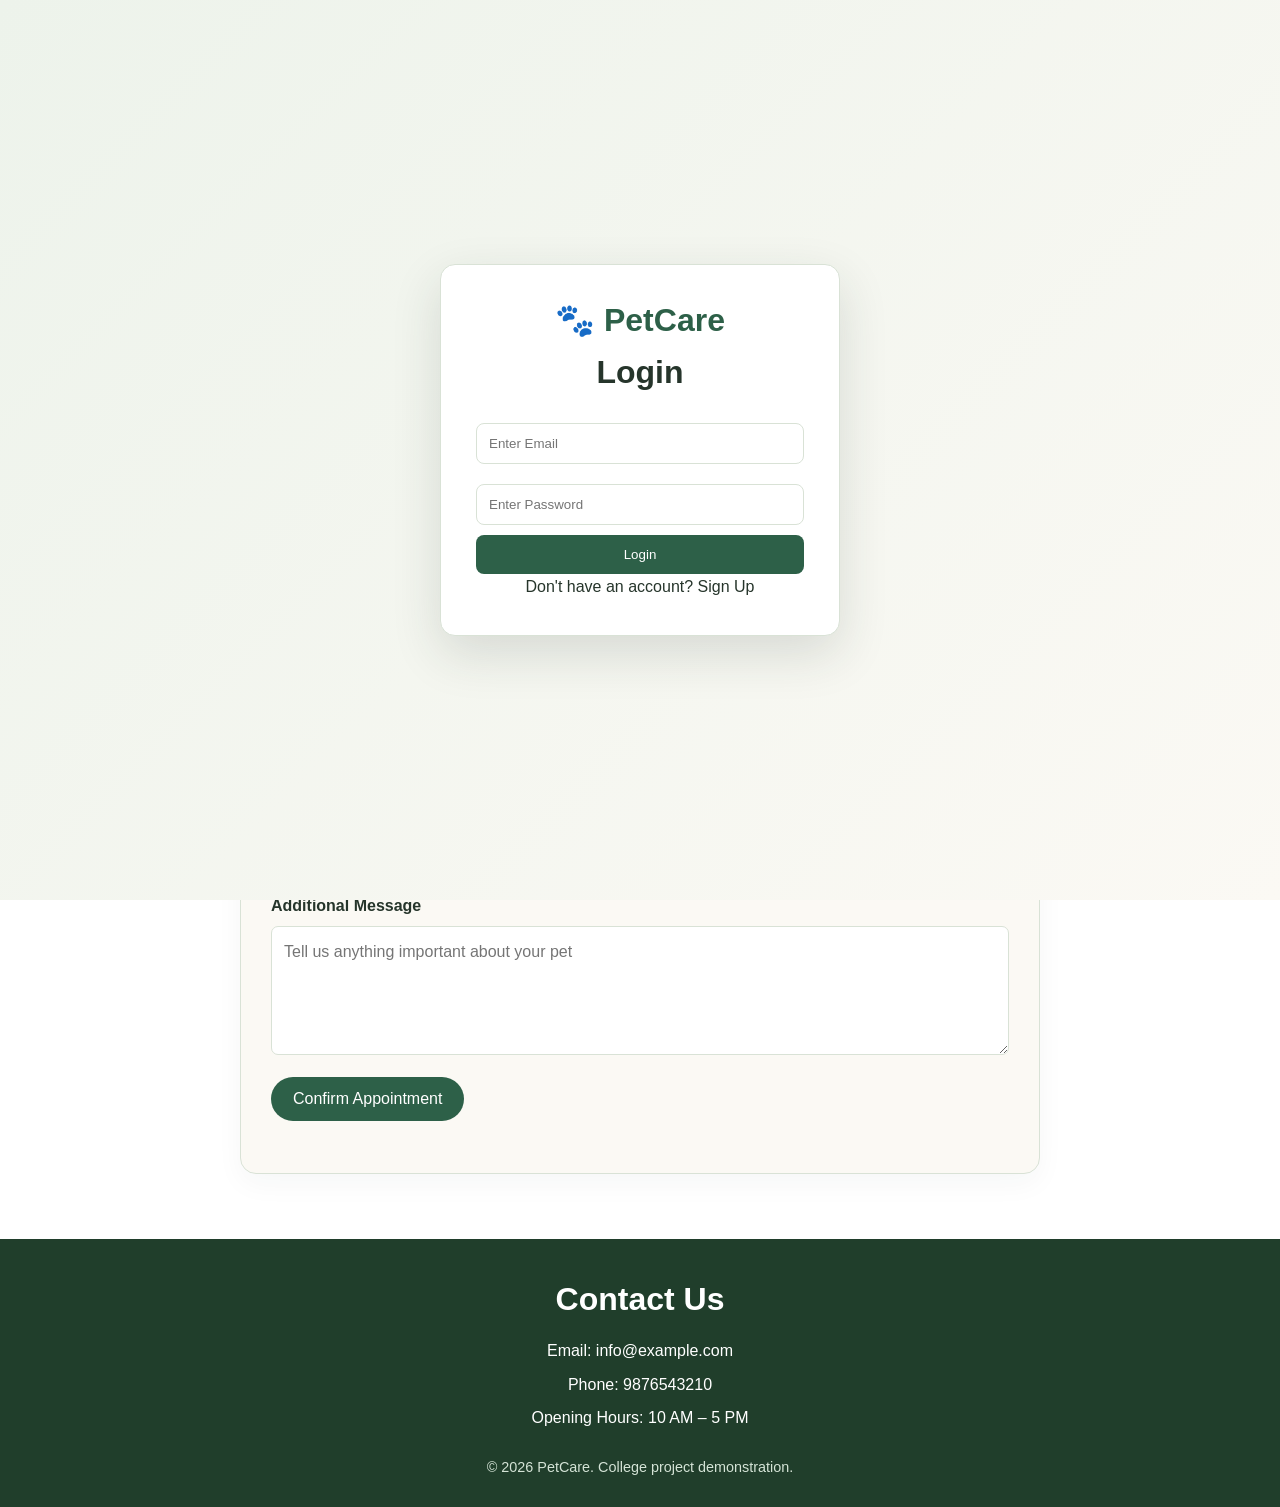
<file: appointment.html>
<!DOCTYPE html>
<html lang="en">
<head>
    <meta charset="UTF-8">
    <meta name="viewport" content="width=device-width, initial-scale=1.0">
    <title>PetCare | Book Appointment</title>
    <link rel="stylesheet" href="style.css">
</head>
<body>
    <div id="login-page" class="login-page">
        <div id="login-box" class="auth-box">
            <h1>🐾 PetCare</h1>
            <h2>Login</h2>
            <form id="login-form">
                <input type="email" id="login-email" placeholder="Enter Email" required>
                <input type="password" id="login-password" placeholder="Enter Password" required>
                <button type="submit">Login</button>
            </form>
            <p id="login-message"></p>
            <p>Don't have an account? <a href="#" onclick="showSignup()">Sign Up</a></p>
        </div>
        <div id="signup-box" class="auth-box hidden">
            <h1>🐾 PetCare</h1>
            <h2>Create Account</h2>
            <form id="signup-form">
                <input type="text" id="signup-name" placeholder="Full Name" required>
                <input type="email" id="signup-email" placeholder="Email" required>
                <input type="password" id="signup-password" placeholder="Password" required>
                <button type="submit">Sign Up</button>
            </form>
            <p>Already have an account? <a href="#" onclick="showLogin()">Login</a></p>
        </div>
    </div>
    <header>
        <nav class="navbar">
            <a href="index.html" class="logo">🐾 PetCare</a>
            <ul class="nav-links">
                <li><a href="index.html">Home</a></li>
                <li><a href="services.html">Services</a></li>
                <li><a href="veterinarians.html">Veterinarians</a></li>
                <li><a href="appointment.html">Book Appointment</a></li>
                <li><a href="contact.html">Contact</a></li>
                <li><button type="button" class="auth-nav-link auth-nav-signup" onclick="showLogin()">Login</button></li>
                <li><button type="button" class="auth-nav-link auth-nav-signup" onclick="showSignup()">Sign Up</button></li>
            </ul>
        </nav>
        <nav class="feature-nav" aria-label="Featured options">
            <a href="my-pets.html"><span aria-hidden="true">🐾</span> My Pets</a>
            <a href="pet-pal.html"><span aria-hidden="true">💬</span> Pet Pal</a>
            <a href="adoption.html"><span aria-hidden="true">🏡</span> Find a Friend</a>
            <a href="services.html"><span aria-hidden="true">✨</span> Care Picks</a>
            <a href="products.html"><span aria-hidden="true">🛍️</span> Pet Products</a>
        </nav>
        <div class="more-menu-bar">
            <button type="button" class="more-menu-toggle" aria-expanded="false" aria-controls="more-menu" onclick="openMoreMenu()">☰ More</button>
        </div>
        <div id="more-menu-overlay" class="more-menu-overlay" hidden>
            <button type="button" class="more-menu-backdrop" aria-label="Close More menu" onclick="closeMoreMenu()"></button>
            <aside id="more-menu" class="more-menu" aria-label="More options" aria-hidden="true">
                <div class="more-menu-heading">
                    <h2>More Options</h2>
                    <button type="button" class="more-menu-close" aria-label="Close More menu" onclick="closeMoreMenu()">×</button>
                </div>
                <nav aria-label="More options">
                    <ul class="more-menu-links">
                        <li><a href="index.html#about">About</a></li>
                        <li><a href="more.html#faqs">FAQs</a></li>
                        <li><a href="more.html#pet-care-tips">Pet Care Tips</a></li>
                        <li><a href="more.html#offers">Offers</a></li>
                        <li><a href="adoption.html">Adopt a Pet</a></li>
                    </ul>
                </nav>
            </aside>
        </div>
        <div class="announcement" aria-hidden="true">
            <div class="announcement-track">
                <span>Healthy pets, happy homes | Explore our care options | Book your pet's next visit</span>
                <span>Healthy pets, happy homes | Explore our care options | Book your pet's next visit</span>
            </div>
        </div>
    </header>
    <main>
        <section class="section appointment-section">
            <h2>Book an Appointment</h2>
            <p class="section-intro">Fill in the details to request a pet care appointment.</p>
            <form id="appointment-form">
                <div class="form-group">
                    <label for="owner-name">Owner's Name</label>
                    <input type="text" id="owner-name" placeholder="Enter your full name" required>
                </div>
                <div class="form-group">
                    <label for="phone">Phone Number</label>
                    <input type="tel" id="phone" placeholder="Enter your phone number"
                           pattern="[0-9]{10}" title="Enter a 10-digit phone number" required>
                </div>
                <div class="form-group">
                    <label for="pet-name">Pet's Name</label>
                    <input type="text" id="pet-name" placeholder="Enter your pet's name" required>
                </div>
                <div class="form-group">
                    <label for="pet-type">Pet Type</label>
                    <select id="pet-type" required>
                        <option value="">Select pet type</option>
                        <option value="Dog">Dog</option>
                        <option value="Cat">Cat</option>
                        <option value="Other">Other</option>
                    </select>
                </div>
                <div class="form-group">
                    <label for="service">Choose a Service</label>
                    <select id="service" required>
                        <option value="">Select a service</option>
                        <option value="Health Checkup">Health Checkup</option>
                        <option value="Vaccination">Vaccination</option>
                        <option value="Pet Grooming">Pet Grooming</option>
                        <option value="Pet Wellness">Pet Wellness</option>
                        <option value="Dental Care">Dental Care</option>
                        <option value="Nutrition Advice">Nutrition Advice</option>
                        <option value="First Aid Consultation">First Aid Consultation</option>
                        <option value="Puppy &amp; Kitten Care">Puppy &amp; Kitten Care</option>
                    </select>
                </div>
                <div class="form-group">
                    <label for="appointment-date">Appointment Date</label>
                    <input type="date" id="appointment-date" required>
                </div>
                <div class="form-group">
                    <label for="appointment-time">Preferred Time</label>
                    <select id="appointment-time" required>
                        <option value="">Select a time</option>
                        <option value="10:00 AM">10:00 AM</option>
                        <option value="11:00 AM">11:00 AM</option>
                        <option value="12:00 PM">12:00 PM</option>
                        <option value="02:00 PM">02:00 PM</option>
                        <option value="03:00 PM">03:00 PM</option>
                        <option value="04:00 PM">04:00 PM</option>
                    </select>
                </div>
                <div class="form-group full-width">
                    <label for="message">Additional Message</label>
                    <textarea id="message" rows="4"
                              placeholder="Tell us anything important about your pet"></textarea>
                </div>
                <button type="submit" class="btn submit-btn">Confirm Appointment</button>
                <p id="form-message" role="status" aria-live="polite"></p>
            </form>
        </section>
    </main>
    <footer>
        <h2>Contact Us</h2>
        <p>Email: info@example.com</p>
        <p>Phone: 9876543210</p>
        <p>Opening Hours: 10 AM – 5 PM</p>
        <p class="copyright">&copy; 2026 PetCare. College project demonstration.</p>
    </footer>
    <script src="script.js"></script>
</body>
</html>
</file>
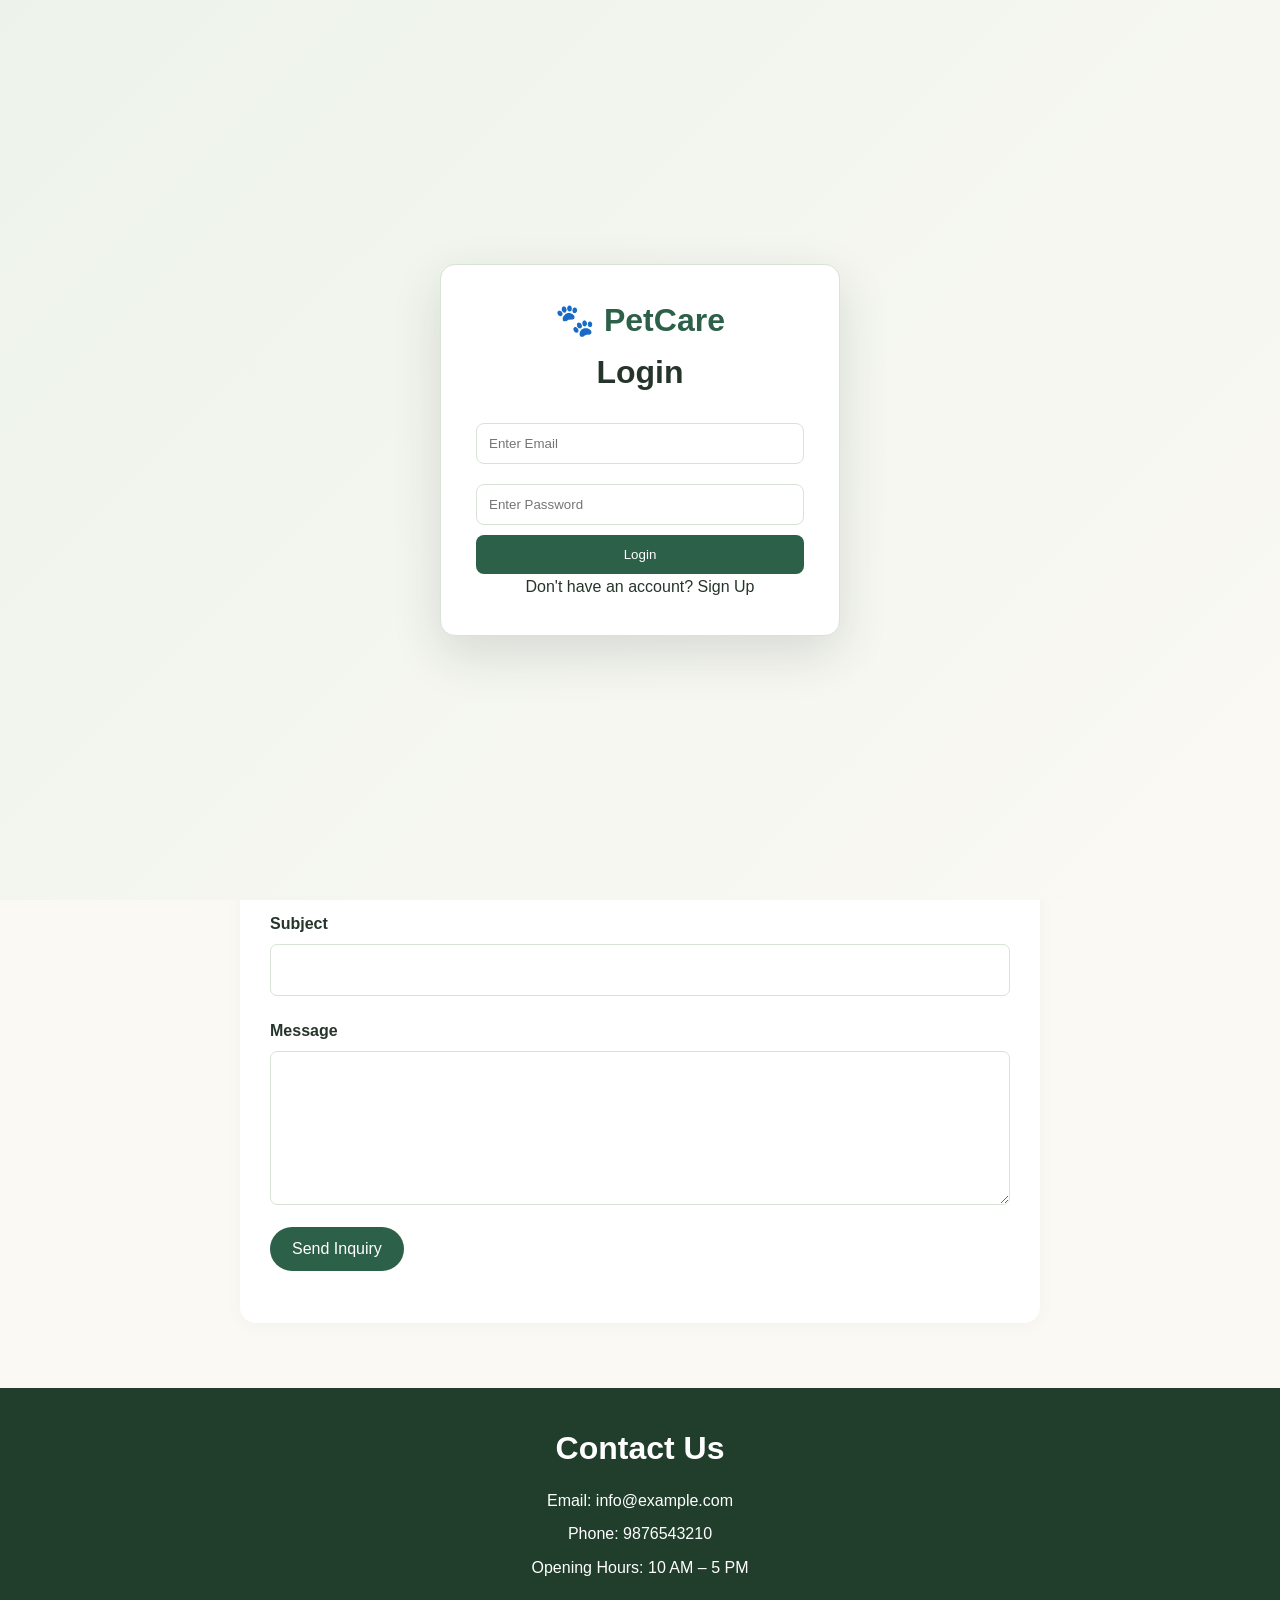
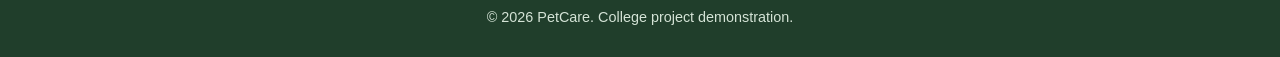
<file: contact.html>
<!DOCTYPE html>
<html lang="en">
<head>
    <meta charset="UTF-8">
    <meta name="viewport" content="width=device-width, initial-scale=1.0">
    <title>PetCare | Contact</title>
    <link rel="stylesheet" href="style.css">
</head>
<body>
    <div id="login-page" class="login-page">
        <div id="login-box" class="auth-box">
            <h1>🐾 PetCare</h1>
            <h2>Login</h2>
            <form id="login-form">
                <input type="email" id="login-email" placeholder="Enter Email" required>
                <input type="password" id="login-password" placeholder="Enter Password" required>
                <button type="submit">Login</button>
            </form>
            <p id="login-message"></p>
            <p>Don't have an account? <a href="#" onclick="showSignup()">Sign Up</a></p>
        </div>
        <div id="signup-box" class="auth-box hidden">
            <h1>🐾 PetCare</h1>
            <h2>Create Account</h2>
            <form id="signup-form">
                <input type="text" id="signup-name" placeholder="Full Name" required>
                <input type="email" id="signup-email" placeholder="Email" required>
                <input type="password" id="signup-password" placeholder="Password" required>
                <button type="submit">Sign Up</button>
            </form>
            <p>Already have an account? <a href="#" onclick="showLogin()">Login</a></p>
        </div>
    </div>
    <header>
        <nav class="navbar">
            <a href="index.html" class="logo">🐾 PetCare</a>
            <ul class="nav-links">
                <li><a href="index.html">Home</a></li>
                <li><a href="services.html">Services</a></li>
                <li><a href="veterinarians.html">Veterinarians</a></li>
                <li><a href="appointment.html">Book Appointment</a></li>
                <li><a href="contact.html">Contact</a></li>
                <li><button type="button" class="auth-nav-link auth-nav-signup" onclick="showLogin()">Login</button></li>
                <li><button type="button" class="auth-nav-link auth-nav-signup" onclick="showSignup()">Sign Up</button></li>
            </ul>
        </nav>
        <nav class="feature-nav" aria-label="Featured options">
            <a href="my-pets.html"><span aria-hidden="true">🐾</span> My Pets</a>
            <a href="pet-pal.html"><span aria-hidden="true">💬</span> Pet Pal</a>
            <a href="adoption.html"><span aria-hidden="true">🏡</span> Find a Friend</a>
            <a href="services.html"><span aria-hidden="true">✨</span> Care Picks</a>
            <a href="products.html"><span aria-hidden="true">🛍️</span> Pet Products</a>
        </nav>
        <div class="more-menu-bar">
            <button type="button" class="more-menu-toggle" aria-expanded="false" aria-controls="more-menu" onclick="openMoreMenu()">☰ More</button>
        </div>
        <div id="more-menu-overlay" class="more-menu-overlay" hidden>
            <button type="button" class="more-menu-backdrop" aria-label="Close More menu" onclick="closeMoreMenu()"></button>
            <aside id="more-menu" class="more-menu" aria-label="More options" aria-hidden="true">
                <div class="more-menu-heading">
                    <h2>More Options</h2>
                    <button type="button" class="more-menu-close" aria-label="Close More menu" onclick="closeMoreMenu()">×</button>
                </div>
                <nav aria-label="More options">
                    <ul class="more-menu-links">
                        <li><a href="index.html#about">About</a></li>
                        <li><a href="more.html#faqs">FAQs</a></li>
                        <li><a href="more.html#pet-care-tips">Pet Care Tips</a></li>
                        <li><a href="more.html#offers">Offers</a></li>
                        <li><a href="adoption.html">Adopt a Pet</a></li>
                    </ul>
                </nav>
            </aside>
        </div>
        <div class="announcement" aria-hidden="true">
            <div class="announcement-track">
                <span>Healthy pets, happy homes | Explore our care options | Book your pet's next visit</span>
                <span>Healthy pets, happy homes | Explore our care options | Book your pet's next visit</span>
            </div>
        </div>
    </header>
    <main>
        <section class="section">
            <h2>Contact Us</h2>
            <p class="section-intro">We're here to help you and your pet.</p>
            <div class="about-section">
                <p>Email: <a href="mailto:info@example.com">info@example.com</a></p>
                <p>Phone: <a href="tel:9876543210">9876543210</a></p>
                <p>Opening Hours: 10 AM – 5 PM</p>
            </div>
        </section>
        <section class="section inquiry-section">
            <h2>Send an Inquiry</h2>
            <p class="section-intro">Have a question? Send us a message.</p>
            <form id="inquiry-form">
                <div class="form-group">
                    <label for="inquiry-name">Your Name</label>
                    <input type="text" id="inquiry-name" name="name" required>
                </div>
                <div class="form-group">
                    <label for="inquiry-email">Email Address</label>
                    <input type="email" id="inquiry-email" name="email" required>
                </div>
                <div class="form-group full-width">
                    <label for="inquiry-subject">Subject</label>
                    <input type="text" id="inquiry-subject" name="subject" required>
                </div>
                <div class="form-group full-width">
                    <label for="inquiry-message">Message</label>
                    <textarea id="inquiry-message" name="message" rows="5" required></textarea>
                </div>
                <button type="submit" class="btn submit-btn">Send Inquiry</button>
                <p id="inquiry-form-message" role="status" aria-live="polite"></p>
            </form>
        </section>
    </main>
    <footer>
        <h2>Contact Us</h2>
        <p>Email: info@example.com</p>
        <p>Phone: 9876543210</p>
        <p>Opening Hours: 10 AM – 5 PM</p>
        <p class="copyright">&copy; 2026 PetCare. College project demonstration.</p>
    </footer>
    <script src="script.js"></script>
</body>
</html>
</file>
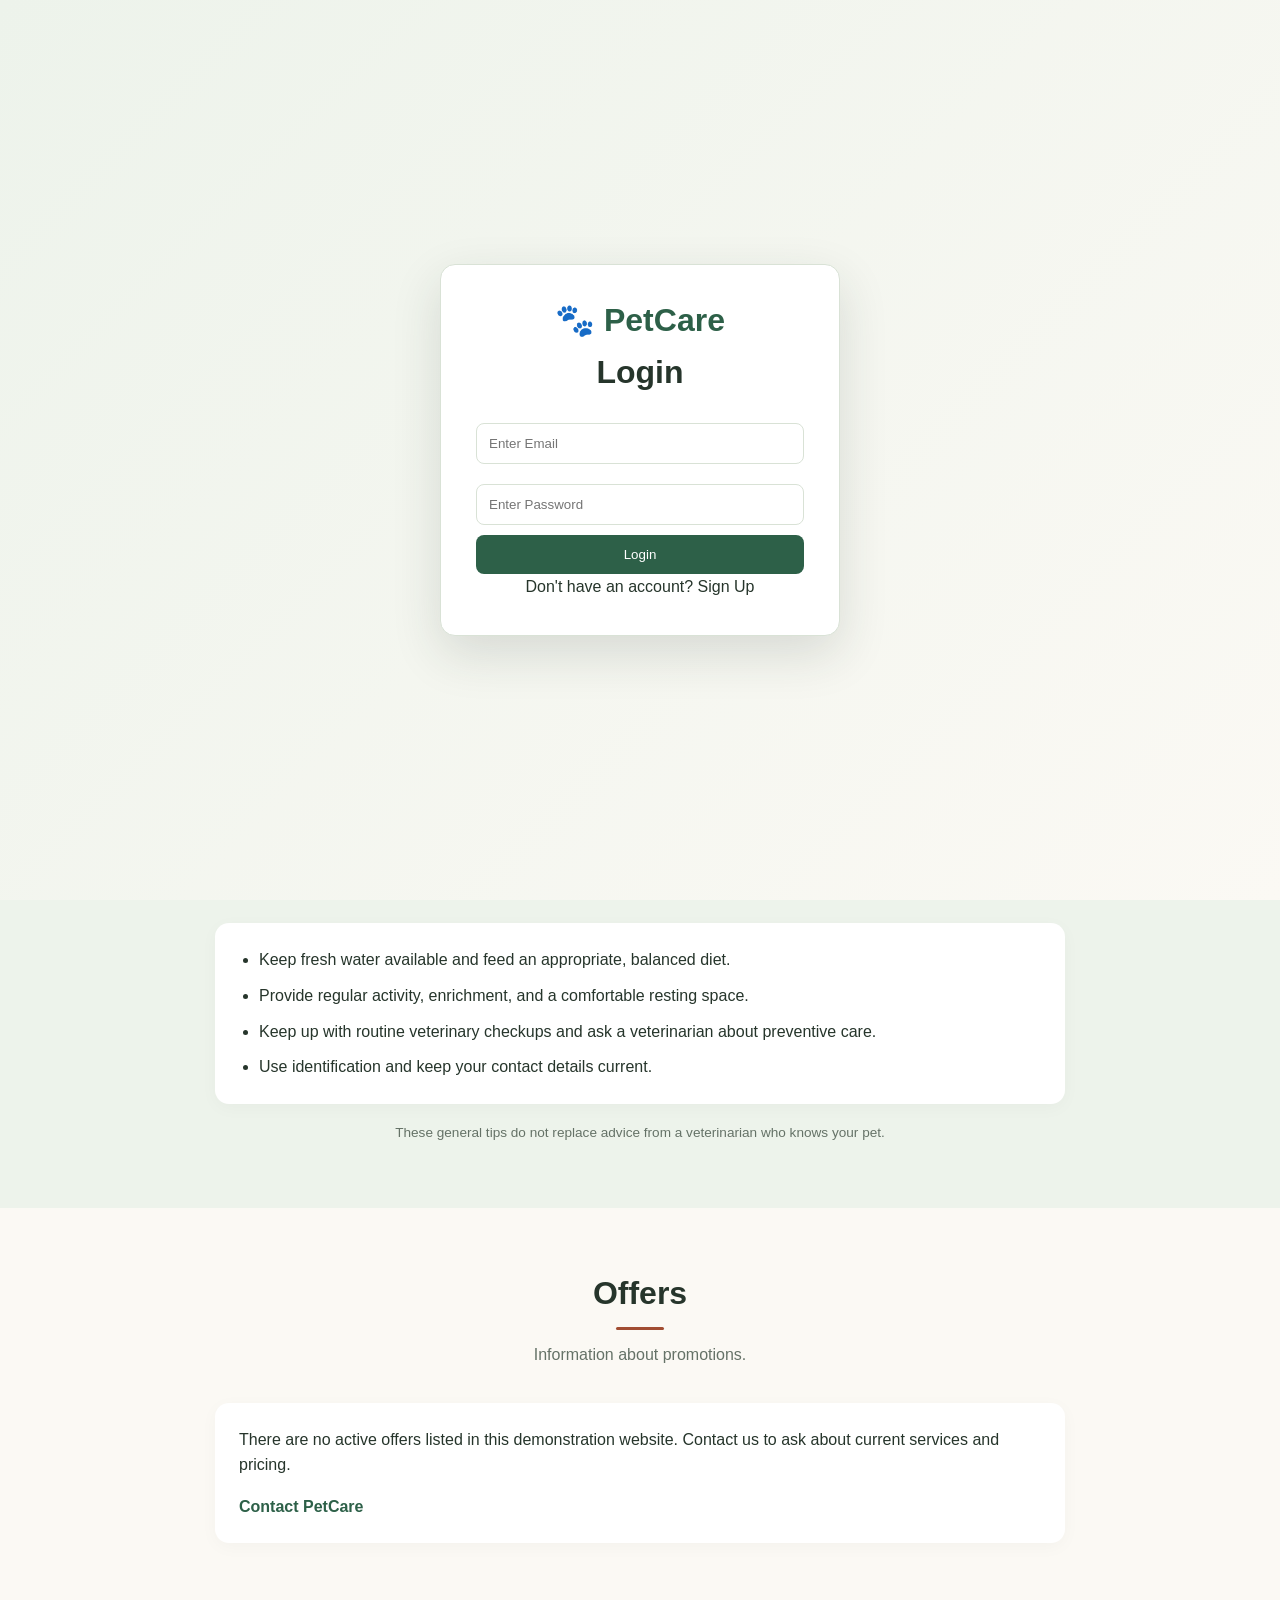
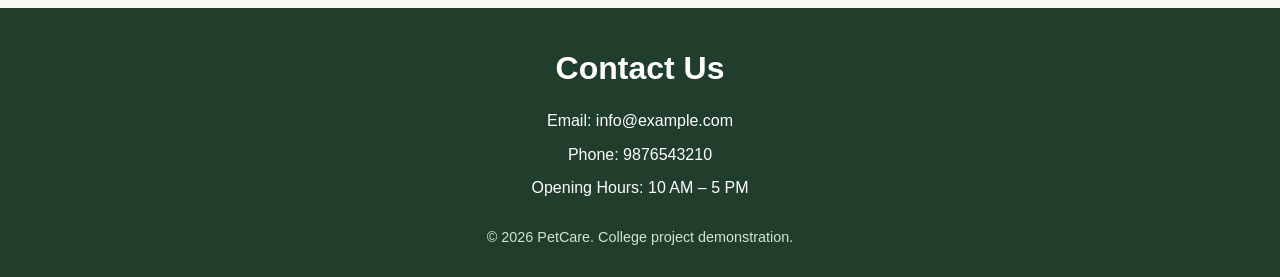
<file: more.html>
<!DOCTYPE html>
<html lang="en">
<head>
    <meta charset="UTF-8">
    <meta name="viewport" content="width=device-width, initial-scale=1.0">
    <title>PetCare | More Information</title>
    <link rel="stylesheet" href="style.css">
</head>
<body>
    <div id="login-page" class="login-page">
        <div id="login-box" class="auth-box">
            <h1>🐾 PetCare</h1>
            <h2>Login</h2>
            <form id="login-form">
                <input type="email" id="login-email" placeholder="Enter Email" required>
                <input type="password" id="login-password" placeholder="Enter Password" required>
                <button type="submit">Login</button>
            </form>
            <p id="login-message"></p>
            <p>Don't have an account? <a href="#" onclick="showSignup()">Sign Up</a></p>
        </div>
        <div id="signup-box" class="auth-box hidden">
            <h1>🐾 PetCare</h1>
            <h2>Create Account</h2>
            <form id="signup-form">
                <input type="text" id="signup-name" placeholder="Full Name" required>
                <input type="email" id="signup-email" placeholder="Email" required>
                <input type="password" id="signup-password" placeholder="Password" required>
                <button type="submit">Sign Up</button>
            </form>
            <p>Already have an account? <a href="#" onclick="showLogin()">Login</a></p>
        </div>
    </div>
    <header>
        <nav class="navbar">
            <a href="index.html" class="logo">🐾 PetCare</a>
            <ul class="nav-links">
                <li><a href="index.html">Home</a></li>
                <li><a href="services.html">Services</a></li>
                <li><a href="veterinarians.html">Veterinarians</a></li>
                <li><a href="appointment.html">Book Appointment</a></li>
                <li><a href="contact.html">Contact</a></li>
                <li><button type="button" class="auth-nav-link auth-nav-signup" onclick="showLogin()">Login</button></li>
                <li><button type="button" class="auth-nav-link auth-nav-signup" onclick="showSignup()">Sign Up</button></li>
            </ul>
        </nav>
        <nav class="feature-nav" aria-label="Featured options">
            <a href="my-pets.html"><span aria-hidden="true">🐾</span> My Pets</a>
            <a href="pet-pal.html"><span aria-hidden="true">💬</span> Pet Pal</a>
            <a href="adoption.html"><span aria-hidden="true">🏡</span> Find a Friend</a>
            <a href="services.html"><span aria-hidden="true">✨</span> Care Picks</a>
            <a href="products.html"><span aria-hidden="true">🛍️</span> Pet Products</a>
        </nav>
        <div class="more-menu-bar">
            <button type="button" class="more-menu-toggle" aria-expanded="false" aria-controls="more-menu" onclick="openMoreMenu()">☰ More</button>
        </div>
        <div id="more-menu-overlay" class="more-menu-overlay" hidden>
            <button type="button" class="more-menu-backdrop" aria-label="Close More menu" onclick="closeMoreMenu()"></button>
            <aside id="more-menu" class="more-menu" aria-label="More options" aria-hidden="true">
                <div class="more-menu-heading">
                    <h2>More Options</h2>
                    <button type="button" class="more-menu-close" aria-label="Close More menu" onclick="closeMoreMenu()">×</button>
                </div>
                <nav aria-label="More options">
                    <ul class="more-menu-links">
                        <li><a href="index.html#about">About</a></li>
                        <li><a href="#faqs">FAQs</a></li>
                        <li><a href="#pet-care-tips">Pet Care Tips</a></li>
                        <li><a href="#offers">Offers</a></li>
                        <li><a href="adoption.html">Adopt a Pet</a></li>
                    </ul>
                </nav>
            </aside>
        </div>
        <div class="announcement" aria-hidden="true">
            <div class="announcement-track">
                <span>Healthy pets, happy homes | Explore our care options | Book your pet's next visit</span>
                <span>Healthy pets, happy homes | Explore our care options | Book your pet's next visit</span>
            </div>
        </div>
    </header>
    <main>
        <section class="section" id="faqs">
            <h2>Frequently Asked Questions</h2>
            <p class="section-intro">Quick answers to common questions.</p>
            <div class="more-content">
                <details class="more-details">
                    <summary>How do I request an appointment?</summary>
                    <p>Use the Book Appointment page, complete the form, and submit your request. This project is a demo, so requests are not sent to a clinic.</p>
                </details>
                <details class="more-details">
                    <summary>What should I bring to a visit?</summary>
                    <p>Bring any relevant medical or vaccination records, a list of medications, and notes about the questions or changes you would like to discuss.</p>
                </details>
                <details class="more-details">
                    <summary>Does this website provide emergency care?</summary>
                    <p>No. For urgent symptoms or injuries, contact a local emergency veterinary clinic immediately.</p>
                </details>
            </div>
        </section>

        <section class="section more-tinted" id="pet-care-tips">
            <h2>Pet Care Tips</h2>
            <p class="section-intro">A few everyday reminders for caring for a pet.</p>
            <div class="more-content">
                <ul class="tips-list">
                    <li>Keep fresh water available and feed an appropriate, balanced diet.</li>
                    <li>Provide regular activity, enrichment, and a comfortable resting space.</li>
                    <li>Keep up with routine veterinary checkups and ask a veterinarian about preventive care.</li>
                    <li>Use identification and keep your contact details current.</li>
                </ul>
                <p class="demo-note">These general tips do not replace advice from a veterinarian who knows your pet.</p>
            </div>
        </section>

        <section class="section" id="offers">
            <h2>Offers</h2>
            <p class="section-intro">Information about promotions.</p>
            <div class="more-content more-card">
                <p>There are no active offers listed in this demonstration website. Contact us to ask about current services and pricing.</p>
                <a class="home-preview-link" href="contact.html">Contact PetCare</a>
            </div>
        </section>

    </main>
    <footer>
        <h2>Contact Us</h2>
        <p>Email: info@example.com</p>
        <p>Phone: 9876543210</p>
        <p>Opening Hours: 10 AM – 5 PM</p>
        <p class="copyright">&copy; 2026 PetCare. College project demonstration.</p>
    </footer>
    <script src="script.js"></script>
</body>
</html>
</file>
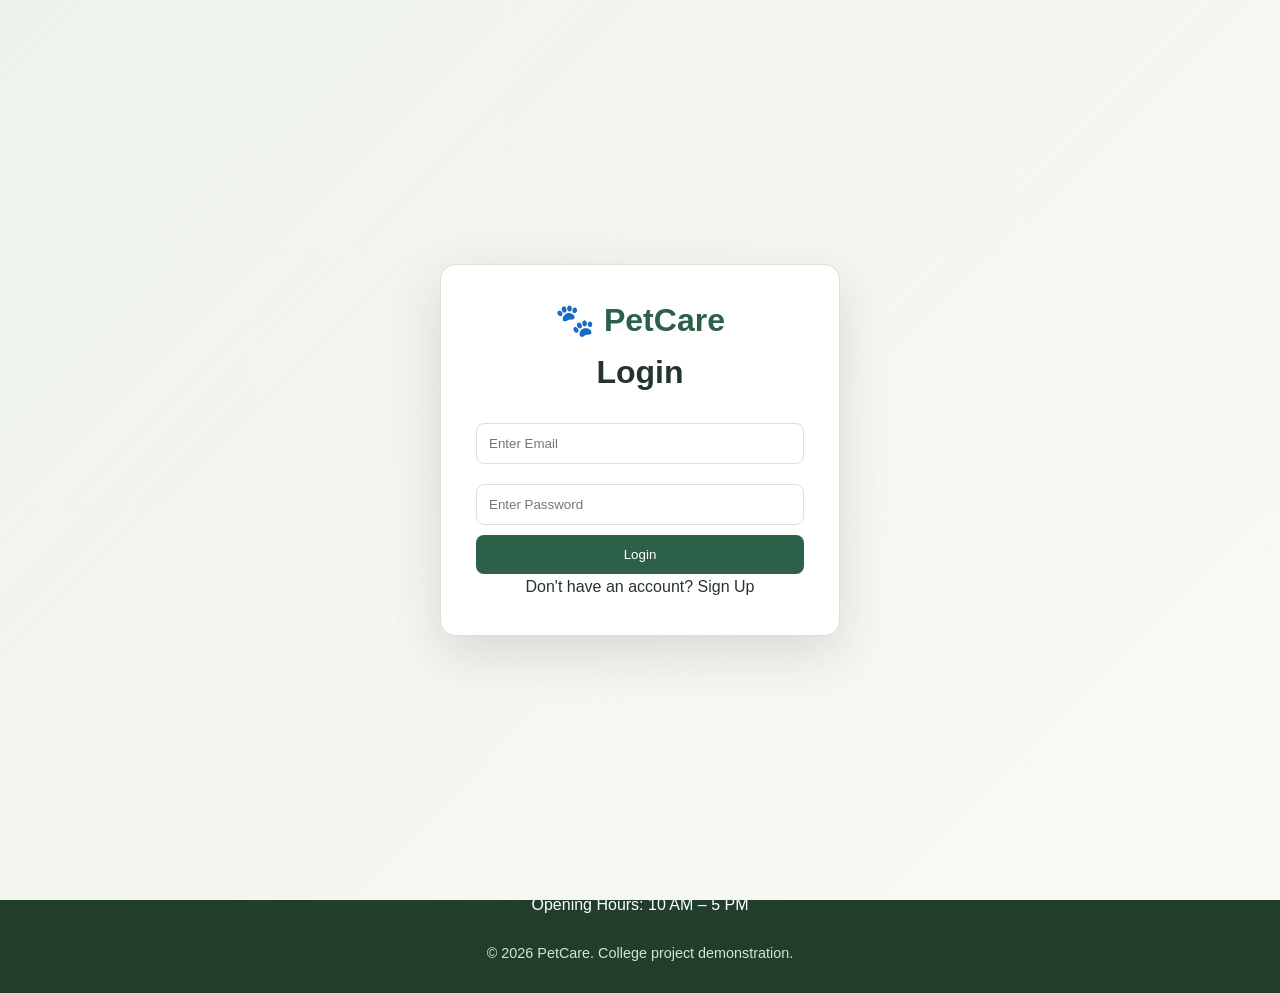
<file: my-pets.html>
<!DOCTYPE html>
<html lang="en">
<head>
    <meta charset="UTF-8">
    <meta name="viewport" content="width=device-width, initial-scale=1.0">
    <title>PetCare | My Pets</title>
    <link rel="stylesheet" href="style.css">
</head>
<body>
    <div id="login-page" class="login-page">
        <div id="login-box" class="auth-box">
            <h1>🐾 PetCare</h1>
            <h2>Login</h2>
            <form id="login-form">
                <input type="email" id="login-email" placeholder="Enter Email" required>
                <input type="password" id="login-password" placeholder="Enter Password" required>
                <button type="submit">Login</button>
            </form>
            <p id="login-message"></p>
            <p>Don't have an account? <a href="#" onclick="showSignup()">Sign Up</a></p>
        </div>
        <div id="signup-box" class="auth-box hidden">
            <h1>🐾 PetCare</h1>
            <h2>Create Account</h2>
            <form id="signup-form">
                <input type="text" id="signup-name" placeholder="Full Name" required>
                <input type="email" id="signup-email" placeholder="Email" required>
                <input type="password" id="signup-password" placeholder="Password" required>
                <button type="submit">Sign Up</button>
            </form>
            <p>Already have an account? <a href="#" onclick="showLogin()">Login</a></p>
        </div>
    </div>
    <header>
        <nav class="navbar">
            <a href="index.html" class="logo">🐾 PetCare</a>
            <ul class="nav-links">
                <li><a href="index.html">Home</a></li>
                <li><a href="services.html">Services</a></li>
                <li><a href="veterinarians.html">Veterinarians</a></li>
                <li><a href="appointment.html">Book Appointment</a></li>
                <li><a href="contact.html">Contact</a></li>
                <li><button type="button" class="auth-nav-link auth-nav-signup" onclick="showLogin()">Login</button></li>
                <li><button type="button" class="auth-nav-link auth-nav-signup" onclick="showSignup()">Sign Up</button></li>
            </ul>
        </nav>
        <nav class="feature-nav" aria-label="Featured options">
            <a href="my-pets.html" aria-current="page"><span aria-hidden="true">🐾</span> My Pets</a>
            <a href="pet-pal.html"><span aria-hidden="true">💬</span> Pet Pal</a>
            <a href="adoption.html"><span aria-hidden="true">🏡</span> Find a Friend</a>
            <a href="services.html"><span aria-hidden="true">✨</span> Care Picks</a>
            <a href="products.html"><span aria-hidden="true">🛍️</span> Pet Products</a>
        </nav>
        <div class="more-menu-bar">
            <button type="button" class="more-menu-toggle" aria-expanded="false" aria-controls="more-menu" onclick="openMoreMenu()">☰ More</button>
        </div>
        <div id="more-menu-overlay" class="more-menu-overlay" hidden>
            <button type="button" class="more-menu-backdrop" aria-label="Close More menu" onclick="closeMoreMenu()"></button>
            <aside id="more-menu" class="more-menu" aria-label="More options" aria-hidden="true">
                <div class="more-menu-heading">
                    <h2>More Options</h2>
                    <button type="button" class="more-menu-close" aria-label="Close More menu" onclick="closeMoreMenu()">×</button>
                </div>
                <nav aria-label="More options">
                    <ul class="more-menu-links">
                        <li><a href="index.html#about">About</a></li>
                        <li><a href="more.html#faqs">FAQs</a></li>
                        <li><a href="more.html#pet-care-tips">Pet Care Tips</a></li>
                        <li><a href="more.html#offers">Offers</a></li>
                        <li><a href="adoption.html">Adopt a Pet</a></li>
                    </ul>
                </nav>
            </aside>
        </div>
        <div class="announcement" aria-hidden="true">
            <div class="announcement-track">
                <span>Healthy pets, happy homes | Explore our care options | Book your pet's next visit</span>
                <span>Healthy pets, happy homes | Explore our care options | Book your pet's next visit</span>
            </div>
        </div>
    </header>
    <main>
        <section class="section">
            <h2>My Pets</h2>
            <p class="section-intro">Keep a little demo profile for the pets you love.</p>
            <div class="more-content dashboard-panel">
                <form id="pet-profile-form" class="dashboard-form">
                    <div class="form-group">
                        <label for="dashboard-pet-name">Pet's Name</label>
                        <input type="text" id="dashboard-pet-name" required>
                    </div>
                    <div class="form-group">
                        <label for="dashboard-pet-type">Pet Type</label>
                        <select id="dashboard-pet-type" required>
                            <option value="">Choose pet type</option>
                            <option value="Dog">Dog</option>
                            <option value="Cat">Cat</option>
                            <option value="Other">Other</option>
                        </select>
                    </div>
                    <button type="submit" class="btn">Add Pet</button>
                </form>
                <div class="dashboard-pets" id="dashboard-pets" aria-live="polite">
                    <p class="dashboard-empty">Your demo pet profiles will appear here.</p>
                </div>
                <p class="demo-note">Profiles are temporary and are not saved after you leave this page.</p>
            </div>
        </section>
    </main>
    <footer>
        <h2>Contact Us</h2>
        <p>Email: info@example.com</p>
        <p>Phone: 9876543210</p>
        <p>Opening Hours: 10 AM – 5 PM</p>
        <p class="copyright">&copy; 2026 PetCare. College project demonstration.</p>
    </footer>
    <script src="script.js"></script>
</body>
</html>
</file>
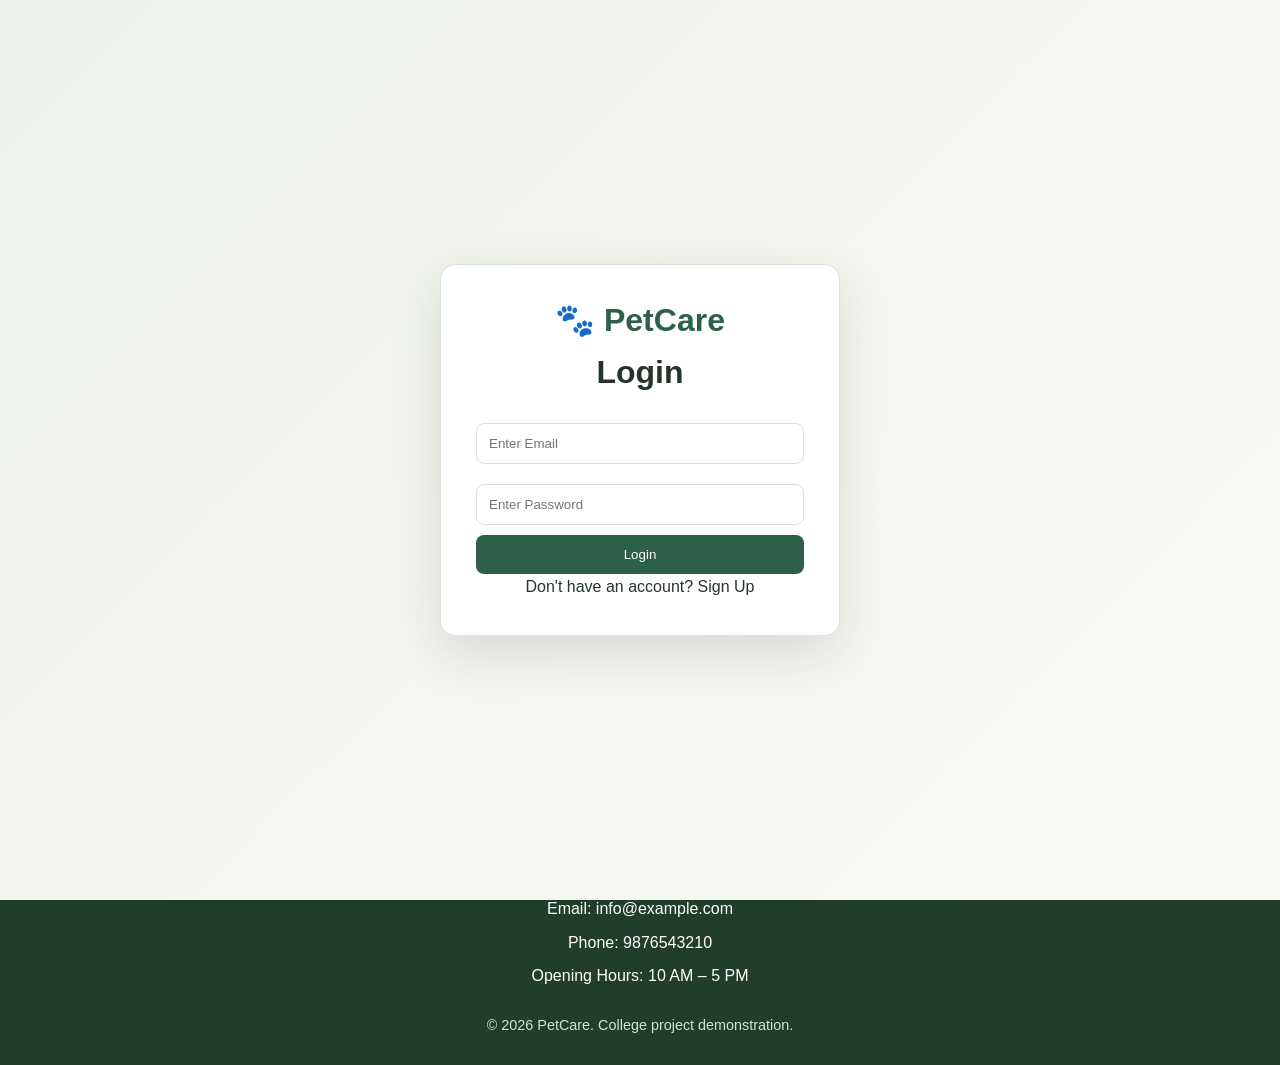
<file: pet-pal.html>
<!DOCTYPE html>
<html lang="en">
<head>
    <meta charset="UTF-8">
    <meta name="viewport" content="width=device-width, initial-scale=1.0">
    <title>PetCare | Pet Pal</title>
    <link rel="stylesheet" href="style.css">
</head>
<body>
    <div id="login-page" class="login-page">
        <div id="login-box" class="auth-box">
            <h1>🐾 PetCare</h1>
            <h2>Login</h2>
            <form id="login-form">
                <input type="email" id="login-email" placeholder="Enter Email" required>
                <input type="password" id="login-password" placeholder="Enter Password" required>
                <button type="submit">Login</button>
            </form>
            <p id="login-message"></p>
            <p>Don't have an account? <a href="#" onclick="showSignup()">Sign Up</a></p>
        </div>
        <div id="signup-box" class="auth-box hidden">
            <h1>🐾 PetCare</h1>
            <h2>Create Account</h2>
            <form id="signup-form">
                <input type="text" id="signup-name" placeholder="Full Name" required>
                <input type="email" id="signup-email" placeholder="Email" required>
                <input type="password" id="signup-password" placeholder="Password" required>
                <button type="submit">Sign Up</button>
            </form>
            <p>Already have an account? <a href="#" onclick="showLogin()">Login</a></p>
        </div>
    </div>
    <header>
        <nav class="navbar">
            <a href="index.html" class="logo">🐾 PetCare</a>
            <ul class="nav-links">
                <li><a href="index.html">Home</a></li>
                <li><a href="services.html">Services</a></li>
                <li><a href="veterinarians.html">Veterinarians</a></li>
                <li><a href="appointment.html">Book Appointment</a></li>
                <li><a href="contact.html">Contact</a></li>
                <li><button type="button" class="auth-nav-link auth-nav-signup" onclick="showLogin()">Login</button></li>
                <li><button type="button" class="auth-nav-link auth-nav-signup" onclick="showSignup()">Sign Up</button></li>
            </ul>
        </nav>
        <nav class="feature-nav" aria-label="Featured options">
            <a href="my-pets.html"><span aria-hidden="true">🐾</span> My Pets</a>
            <a href="pet-pal.html" aria-current="page"><span aria-hidden="true">💬</span> Pet Pal</a>
            <a href="adoption.html"><span aria-hidden="true">🏡</span> Find a Friend</a>
            <a href="services.html"><span aria-hidden="true">✨</span> Care Picks</a>
            <a href="products.html"><span aria-hidden="true">🛍️</span> Pet Products</a>
        </nav>
        <div class="more-menu-bar">
            <button type="button" class="more-menu-toggle" aria-expanded="false" aria-controls="more-menu" onclick="openMoreMenu()">☰ More</button>
        </div>
        <div id="more-menu-overlay" class="more-menu-overlay" hidden>
            <button type="button" class="more-menu-backdrop" aria-label="Close More menu" onclick="closeMoreMenu()"></button>
            <aside id="more-menu" class="more-menu" aria-label="More options" aria-hidden="true">
                <div class="more-menu-heading">
                    <h2>More Options</h2>
                    <button type="button" class="more-menu-close" aria-label="Close More menu" onclick="closeMoreMenu()">×</button>
                </div>
                <nav aria-label="More options">
                    <ul class="more-menu-links">
                        <li><a href="index.html#about">About</a></li>
                        <li><a href="more.html#faqs">FAQs</a></li>
                        <li><a href="more.html#pet-care-tips">Pet Care Tips</a></li>
                        <li><a href="more.html#offers">Offers</a></li>
                        <li><a href="adoption.html">Adopt a Pet</a></li>
                    </ul>
                </nav>
            </aside>
        </div>
        <div class="announcement" aria-hidden="true">
            <div class="announcement-track">
                <span>Healthy pets, happy homes | Explore our care options | Book your pet's next visit</span>
                <span>Healthy pets, happy homes | Explore our care options | Book your pet's next visit</span>
            </div>
        </div>
    </header>
    <main>
        <section class="section more-tinted">
            <h2>Pet Pal</h2>
            <p class="section-intro">A friendly demo helper for common pet-care questions.</p>
            <div class="more-content chatbot-panel">
                <p class="chatbot-disclaimer">Demo only: replies are preset examples, not generated by AI and not veterinary advice. For urgent concerns, contact a veterinarian.</p>
                <form id="chatbot-form" class="chatbot-form">
                    <label for="chatbot-question">What would you like to know?</label>
                    <div class="chatbot-input-row">
                        <input type="text" id="chatbot-question" placeholder="Try asking about visits, food, or vaccines" required>
                        <button type="submit" class="btn">Ask Pet Pal</button>
                    </div>
                </form>
                <p id="chatbot-response" class="chatbot-response" role="status" aria-live="polite">Pet Pal is ready for your question.</p>
            </div>
        </section>
    </main>
    <footer>
        <h2>Contact Us</h2>
        <p>Email: info@example.com</p>
        <p>Phone: 9876543210</p>
        <p>Opening Hours: 10 AM – 5 PM</p>
        <p class="copyright">&copy; 2026 PetCare. College project demonstration.</p>
    </footer>
    <script src="script.js"></script>
</body>
</html>
</file>
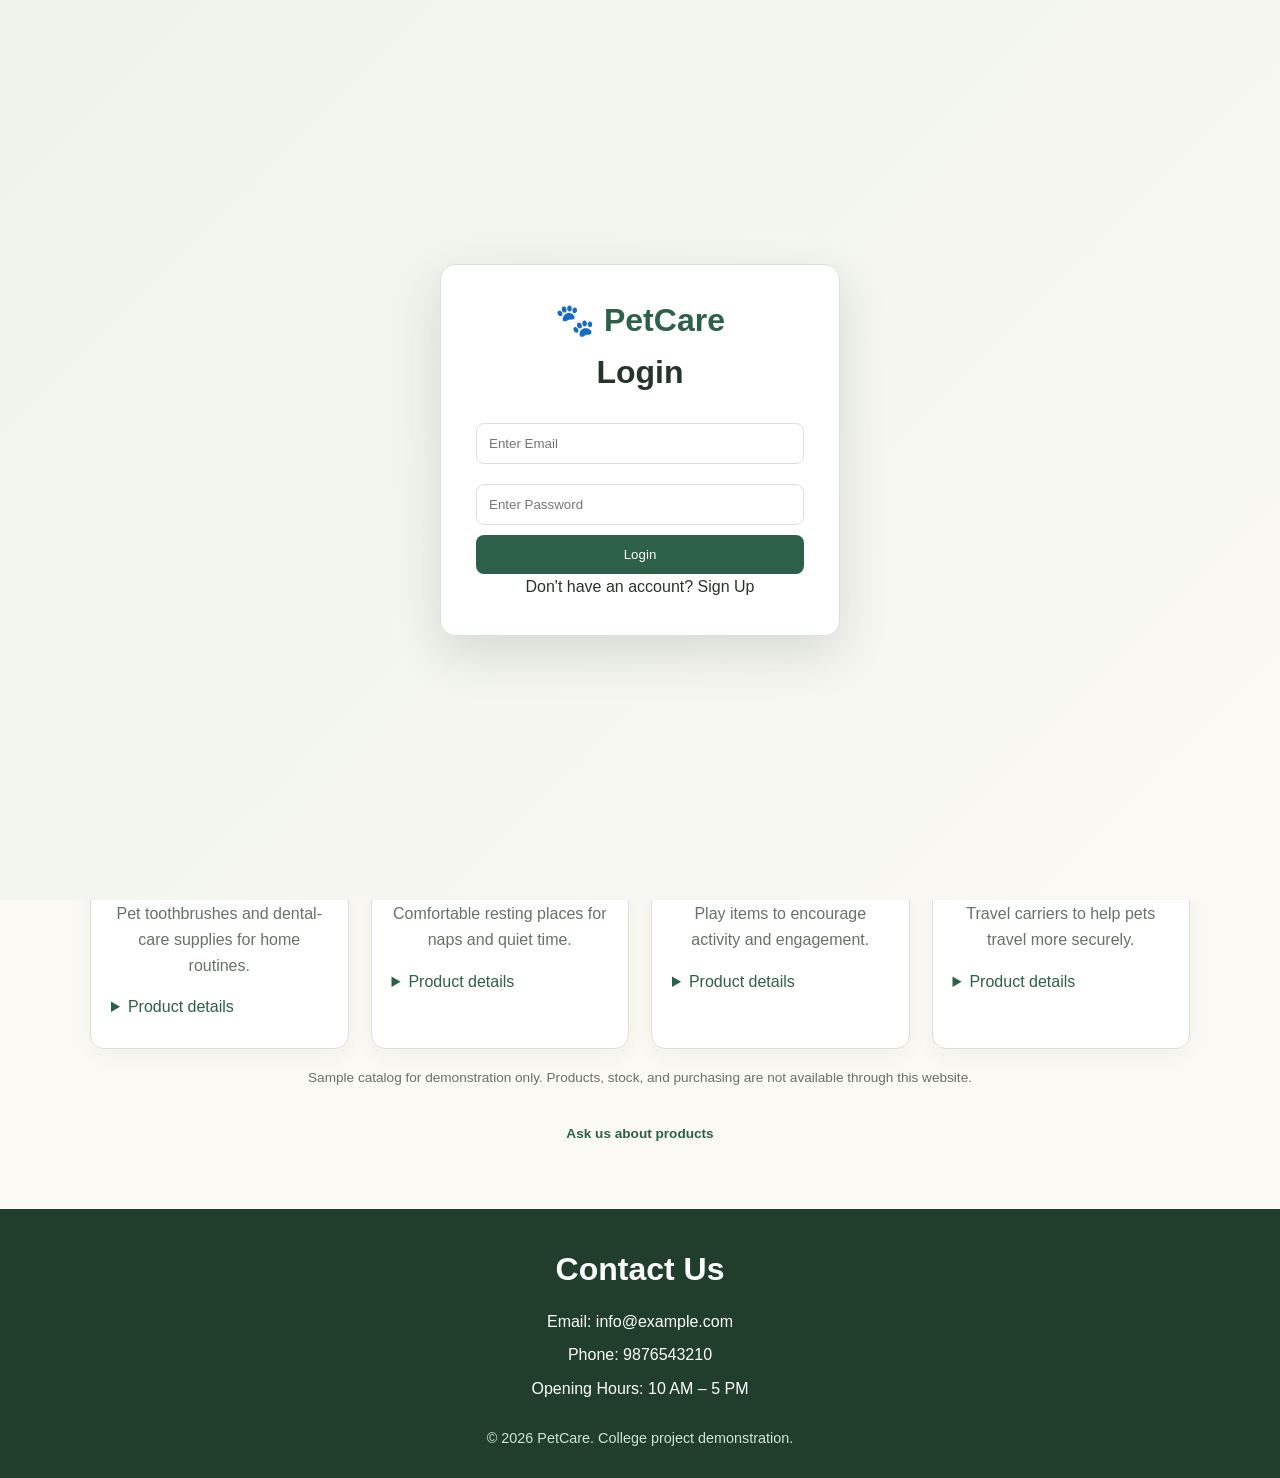
<file: products.html>
<!DOCTYPE html>
<html lang="en">
<head>
    <meta charset="UTF-8">
    <meta name="viewport" content="width=device-width, initial-scale=1.0">
    <title>PetCare | Products</title>
    <link rel="stylesheet" href="style.css">
</head>
<body>
    <div id="login-page" class="login-page">
        <div id="login-box" class="auth-box">
            <h1>🐾 PetCare</h1>
            <h2>Login</h2>
            <form id="login-form">
                <input type="email" id="login-email" placeholder="Enter Email" required>
                <input type="password" id="login-password" placeholder="Enter Password" required>
                <button type="submit">Login</button>
            </form>
            <p id="login-message"></p>
            <p>Don't have an account? <a href="#" onclick="showSignup()">Sign Up</a></p>
        </div>
        <div id="signup-box" class="auth-box hidden">
            <h1>🐾 PetCare</h1>
            <h2>Create Account</h2>
            <form id="signup-form">
                <input type="text" id="signup-name" placeholder="Full Name" required>
                <input type="email" id="signup-email" placeholder="Email" required>
                <input type="password" id="signup-password" placeholder="Password" required>
                <button type="submit">Sign Up</button>
            </form>
            <p>Already have an account? <a href="#" onclick="showLogin()">Login</a></p>
        </div>
    </div>
    <header>
        <nav class="navbar">
            <a href="index.html" class="logo">🐾 PetCare</a>
            <ul class="nav-links">
                <li><a href="index.html">Home</a></li>
                <li><a href="services.html">Services</a></li>
                <li><a href="veterinarians.html">Veterinarians</a></li>
                <li><a href="appointment.html">Book Appointment</a></li>
                <li><a href="contact.html">Contact</a></li>
                <li><button type="button" class="auth-nav-link auth-nav-signup" onclick="showLogin()">Login</button></li>
                <li><button type="button" class="auth-nav-link auth-nav-signup" onclick="showSignup()">Sign Up</button></li>
            </ul>
        </nav>
        <nav class="feature-nav" aria-label="Featured options">
            <a href="my-pets.html"><span aria-hidden="true">🐾</span> My Pets</a>
            <a href="pet-pal.html"><span aria-hidden="true">💬</span> Pet Pal</a>
            <a href="adoption.html"><span aria-hidden="true">🏡</span> Find a Friend</a>
            <a href="services.html"><span aria-hidden="true">✨</span> Care Picks</a>
            <a href="products.html"><span aria-hidden="true">🛍️</span> Pet Products</a>
        </nav>
        <div class="more-menu-bar">
            <button type="button" class="more-menu-toggle" aria-expanded="false" aria-controls="more-menu" onclick="openMoreMenu()">☰ More</button>
        </div>
        <div id="more-menu-overlay" class="more-menu-overlay" hidden>
            <button type="button" class="more-menu-backdrop" aria-label="Close More menu" onclick="closeMoreMenu()"></button>
            <aside id="more-menu" class="more-menu" aria-label="More options" aria-hidden="true">
                <div class="more-menu-heading">
                    <h2>More Options</h2>
                    <button type="button" class="more-menu-close" aria-label="Close More menu" onclick="closeMoreMenu()">×</button>
                </div>
                <nav aria-label="More options">
                    <ul class="more-menu-links">
                        <li><a href="index.html#about">About</a></li>
                        <li><a href="more.html#faqs">FAQs</a></li>
                        <li><a href="more.html#pet-care-tips">Pet Care Tips</a></li>
                        <li><a href="more.html#offers">Offers</a></li>
                        <li><a href="adoption.html">Adopt a Pet</a></li>
                    </ul>
                </nav>
            </aside>
        </div>
        <div class="announcement" aria-hidden="true">
            <div class="announcement-track">
                <span>Healthy pets, happy homes | Explore our care options | Book your pet's next visit</span>
                <span>Healthy pets, happy homes | Explore our care options | Book your pet's next visit</span>
            </div>
        </div>
    </header>
    <main>
        <section class="section">
            <h2>Pet Care Products</h2>
            <p class="section-intro">Explore sample essentials for your pet's everyday care.</p>
            <div class="service-container">
                <article class="service-card">
                    <div class="service-icon" aria-hidden="true">🥣</div>
                    <h3>Food &amp; Treats</h3>
                    <p>Everyday food and treats selected for your pet's species and life stage.</p>
                    <details class="service-details">
                        <summary>Product details</summary>
                        <p>Choose food appropriate for your pet's age and health needs. Ask a veterinarian before making a major diet change.</p>
                    </details>
                </article>
                <article class="service-card">
                    <div class="service-icon" aria-hidden="true">🦮</div>
                    <h3>Collars &amp; Leashes</h3>
                    <p>Walking essentials to help keep your dog secure and comfortable.</p>
                    <details class="service-details">
                        <summary>Product details</summary>
                        <p>Look for secure hardware and a comfortable fit. Check the fit regularly, especially for growing pets.</p>
                    </details>
                </article>
                <article class="service-card">
                    <div class="service-icon" aria-hidden="true">🪮</div>
                    <h3>Grooming Brush</h3>
                    <p>Coat-care tools for regular brushing at home.</p>
                    <details class="service-details">
                        <summary>Product details</summary>
                        <p>Select a brush suited to your pet's coat type and introduce grooming gently. Stop if your pet seems uncomfortable.</p>
                    </details>
                </article>
                <article class="service-card">
                    <div class="service-icon" aria-hidden="true">🧴</div>
                    <h3>Pet Shampoo</h3>
                    <p>Cleaning products made specifically for pets.</p>
                    <details class="service-details">
                        <summary>Product details</summary>
                        <p>Use products labeled for your animal and follow their directions. Avoid using human shampoo unless a veterinarian advises it.</p>
                    </details>
                </article>
                <article class="service-card">
                    <div class="service-icon" aria-hidden="true">🦷</div>
                    <h3>Dental Care Kit</h3>
                    <p>Pet toothbrushes and dental-care supplies for home routines.</p>
                    <details class="service-details">
                        <summary>Product details</summary>
                        <p>Use pet-specific toothpaste and introduce brushing gradually. Ask your veterinarian for suitable dental-care guidance.</p>
                    </details>
                </article>
                <article class="service-card">
                    <div class="service-icon" aria-hidden="true">🛏️</div>
                    <h3>Beds &amp; Blankets</h3>
                    <p>Comfortable resting places for naps and quiet time.</p>
                    <details class="service-details">
                        <summary>Product details</summary>
                        <p>Choose a size that lets your pet stretch out, and consider materials that can be cleaned easily.</p>
                    </details>
                </article>
                <article class="service-card">
                    <div class="service-icon" aria-hidden="true">🧸</div>
                    <h3>Toys &amp; Enrichment</h3>
                    <p>Play items to encourage activity and engagement.</p>
                    <details class="service-details">
                        <summary>Product details</summary>
                        <p>Choose toys that suit your pet's size and play style. Inspect them regularly and replace damaged items.</p>
                    </details>
                </article>
                <article class="service-card">
                    <div class="service-icon" aria-hidden="true">🧳</div>
                    <h3>Carriers</h3>
                    <p>Travel carriers to help pets travel more securely.</p>
                    <details class="service-details">
                        <summary>Product details</summary>
                        <p>Select a well-ventilated carrier with enough room for your pet to stand and turn, and help your pet get familiar with it before travel.</p>
                    </details>
                </article>
            </div>
            <p class="demo-note">Sample catalog for demonstration only. Products, stock, and purchasing are not available through this website.</p>
            <p class="demo-note"><a class="home-preview-link" href="contact.html">Ask us about products</a></p>
        </section>
    </main>
    <footer>
        <h2>Contact Us</h2>
        <p>Email: info@example.com</p>
        <p>Phone: 9876543210</p>
        <p>Opening Hours: 10 AM – 5 PM</p>
        <p class="copyright">&copy; 2026 PetCare. College project demonstration.</p>
    </footer>
    <script src="script.js"></script>
</body>
</html>
</file>
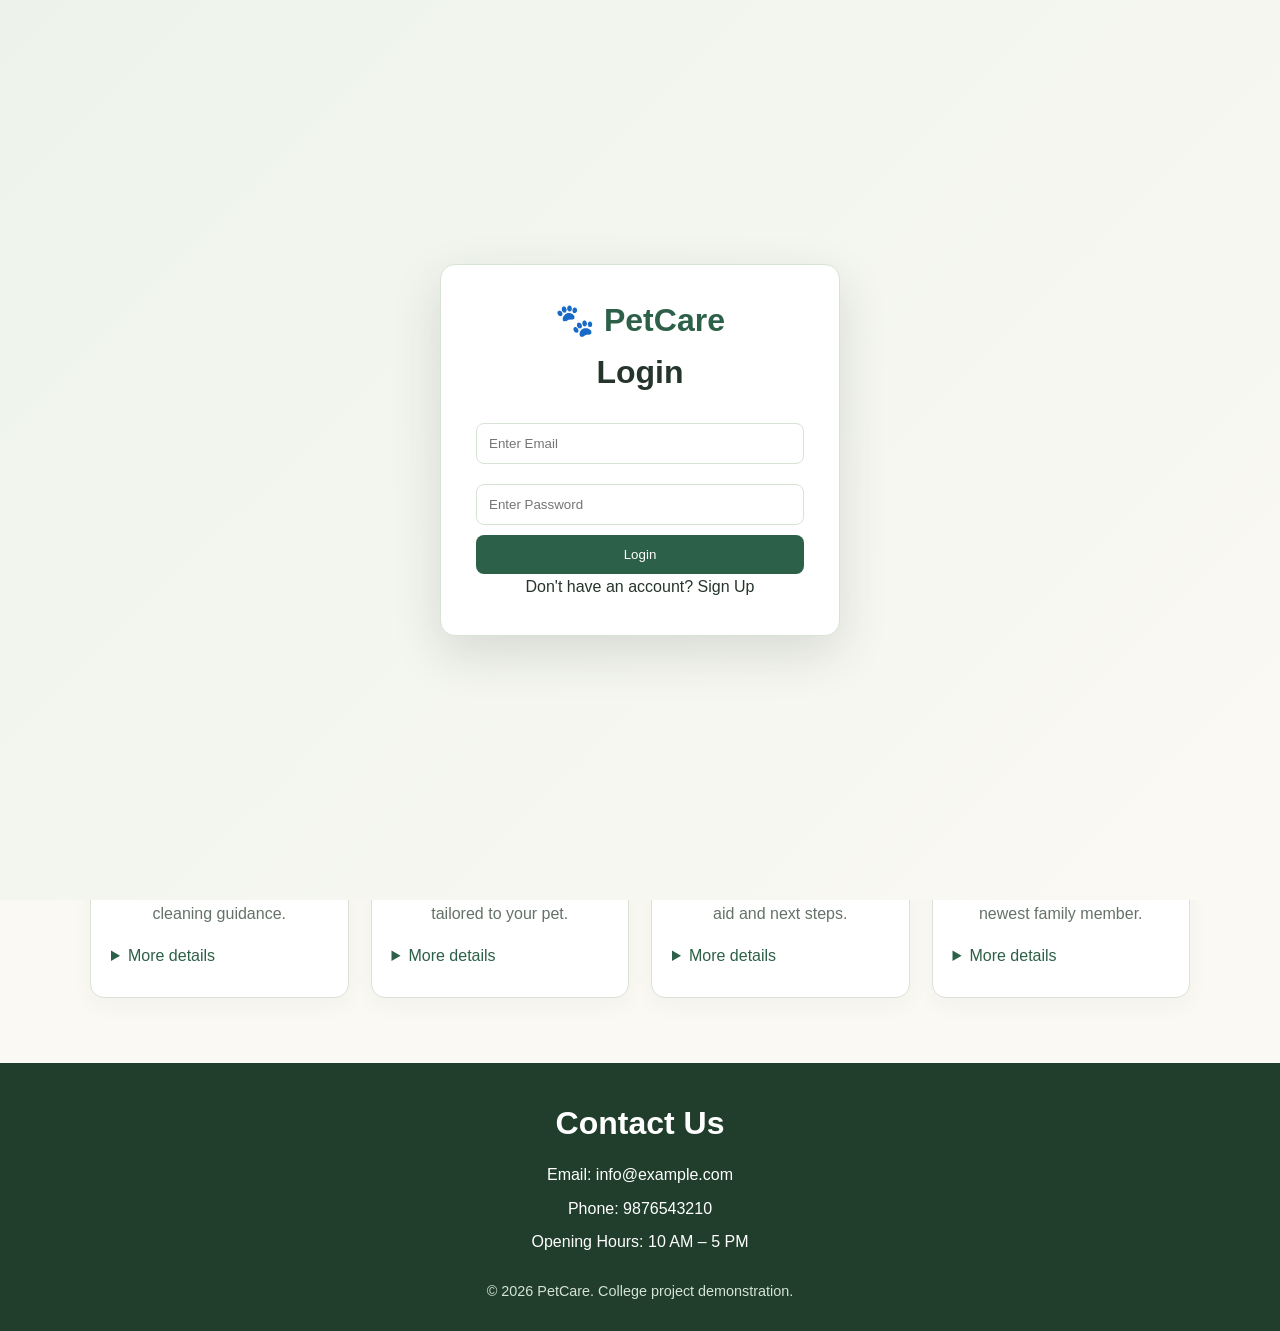
<file: services.html>
<!DOCTYPE html>
<html lang="en">
<head>
    <meta charset="UTF-8">
    <meta name="viewport" content="width=device-width, initial-scale=1.0">
    <title>PetCare | Services</title>
    <link rel="stylesheet" href="style.css">
</head>
<body>
    <div id="login-page" class="login-page">
        <div id="login-box" class="auth-box">
            <h1>🐾 PetCare</h1>
            <h2>Login</h2>
            <form id="login-form">
                <input type="email" id="login-email" placeholder="Enter Email" required>
                <input type="password" id="login-password" placeholder="Enter Password" required>
                <button type="submit">Login</button>
            </form>
            <p id="login-message"></p>
            <p>Don't have an account? <a href="#" onclick="showSignup()">Sign Up</a></p>
        </div>
        <div id="signup-box" class="auth-box hidden">
            <h1>🐾 PetCare</h1>
            <h2>Create Account</h2>
            <form id="signup-form">
                <input type="text" id="signup-name" placeholder="Full Name" required>
                <input type="email" id="signup-email" placeholder="Email" required>
                <input type="password" id="signup-password" placeholder="Password" required>
                <button type="submit">Sign Up</button>
            </form>
            <p>Already have an account? <a href="#" onclick="showLogin()">Login</a></p>
        </div>
    </div>
    <header>
        <nav class="navbar">
            <a href="index.html" class="logo">🐾 PetCare</a>
            <ul class="nav-links">
                <li><a href="index.html">Home</a></li>
                <li><a href="services.html">Services</a></li>
                <li><a href="veterinarians.html">Veterinarians</a></li>
                <li><a href="appointment.html">Book Appointment</a></li>
                <li><a href="contact.html">Contact</a></li>
                <li><button type="button" class="auth-nav-link auth-nav-signup" onclick="showLogin()">Login</button></li>
                <li><button type="button" class="auth-nav-link auth-nav-signup" onclick="showSignup()">Sign Up</button></li>
            </ul>
        </nav>
        <nav class="feature-nav" aria-label="Featured options">
            <a href="my-pets.html"><span aria-hidden="true">🐾</span> My Pets</a>
            <a href="pet-pal.html"><span aria-hidden="true">💬</span> Pet Pal</a>
            <a href="adoption.html"><span aria-hidden="true">🏡</span> Find a Friend</a>
            <a href="services.html"><span aria-hidden="true">✨</span> Care Picks</a>
            <a href="products.html"><span aria-hidden="true">🛍️</span> Pet Products</a>
        </nav>
        <div class="more-menu-bar">
            <button type="button" class="more-menu-toggle" aria-expanded="false" aria-controls="more-menu" onclick="openMoreMenu()">☰ More</button>
        </div>
        <div id="more-menu-overlay" class="more-menu-overlay" hidden>
            <button type="button" class="more-menu-backdrop" aria-label="Close More menu" onclick="closeMoreMenu()"></button>
            <aside id="more-menu" class="more-menu" aria-label="More options" aria-hidden="true">
                <div class="more-menu-heading">
                    <h2>More Options</h2>
                    <button type="button" class="more-menu-close" aria-label="Close More menu" onclick="closeMoreMenu()">×</button>
                </div>
                <nav aria-label="More options">
                    <ul class="more-menu-links">
                        <li><a href="index.html#about">About</a></li>
                        <li><a href="more.html#faqs">FAQs</a></li>
                        <li><a href="more.html#pet-care-tips">Pet Care Tips</a></li>
                        <li><a href="more.html#offers">Offers</a></li>
                        <li><a href="adoption.html">Adopt a Pet</a></li>
                    </ul>
                </nav>
            </aside>
        </div>
        <div class="announcement" aria-hidden="true">
            <div class="announcement-track">
                <span>Healthy pets, happy homes | Explore our care options | Book your pet's next visit</span>
                <span>Healthy pets, happy homes | Explore our care options | Book your pet's next visit</span>
            </div>
        </div>
    </header>
    <main>
        <section class="section">
            <h2>Our Services</h2>
            <p class="section-intro">Everything your pet needs to stay happy and healthy.</p>
            <div class="service-container">
                <article class="service-card">
                    <div class="service-icon">🩺</div>
                    <h3>Health Checkup</h3>
                    <p>Routine health examinations for your pet.</p>
                    <details class="service-details">
                        <summary>More details</summary>
                        <p>A general visit can include a review of your pet's health history and a nose-to-tail physical examination. The veterinarian can discuss changes in behavior, answer care questions, and recommend follow-up if needed.</p>
                    </details>
                </article>
                <article class="service-card">
                    <div class="service-icon">💉</div>
                    <h3>Vaccination</h3>
                    <p>Book appointments for recommended vaccinations.</p>
                    <details class="service-details">
                        <summary>More details</summary>
                        <p>The veterinarian reviews your pet's age, health, lifestyle, and vaccination history to discuss an appropriate vaccine plan. Bring any available medical records to the appointment.</p>
                    </details>
                </article>
                <article class="service-card">
                    <div class="service-icon">✂️</div>
                    <h3>Pet Grooming</h3>
                    <p>Bathing, brushing, and grooming services.</p>
                    <details class="service-details">
                        <summary>More details</summary>
                        <p>Grooming may include bathing, coat brushing, nail trimming, and basic coat care. Tell the groomer about your pet's sensitivities or comfort needs before the visit.</p>
                    </details>
                </article>
                <article class="service-card">
                    <div class="service-icon">❤️</div>
                    <h3>Pet Wellness</h3>
                    <p>General wellness consultations for your pet.</p>
                    <details class="service-details">
                        <summary>More details</summary>
                        <p>A wellness consultation focuses on everyday habits such as activity, weight, preventive care, and changes you have noticed. The veterinarian can help identify topics that may need a separate examination.</p>
                    </details>
                </article>
                <article class="service-card">
                    <div class="service-icon">🦷</div>
                    <h3>Dental Care</h3>
                    <p>Oral health checks and dental cleaning guidance.</p>
                    <details class="service-details">
                        <summary>More details</summary>
                        <p>The veterinarian can check your pet's mouth and discuss signs of dental problems, home-care routines, and whether a professional cleaning should be considered.</p>
                    </details>
                </article>
                <article class="service-card">
                    <div class="service-icon">🥗</div>
                    <h3>Nutrition Advice</h3>
                    <p>Food and diet guidance tailored to your pet.</p>
                    <details class="service-details">
                        <summary>More details</summary>
                        <p>Discuss your pet's current food, feeding routine, age, activity, and any dietary concerns. Recommendations depend on your pet's individual needs and veterinary history.</p>
                    </details>
                </article>
                <article class="service-card">
                    <div class="service-icon">🩹</div>
                    <h3>First Aid Consultation</h3>
                    <p>Get guidance on basic pet first aid and next steps.</p>
                    <details class="service-details">
                        <summary>More details</summary>
                        <p>Learn general preparedness and how to recognize when prompt veterinary care may be needed. This consultation is not emergency treatment; contact an emergency veterinarian immediately for urgent symptoms or injuries.</p>
                    </details>
                </article>
                <article class="service-card">
                    <div class="service-icon">🐾</div>
                    <h3>Puppy &amp; Kitten Care</h3>
                    <p>Helpful care advice for your newest family member.</p>
                    <details class="service-details">
                        <summary>More details</summary>
                        <p>New-pet visits can cover early health checks, vaccination planning, parasite prevention, feeding, socialization, and routine care. Bring any records from the breeder, shelter, or previous caregiver.</p>
                    </details>
                </article>
            </div>
        </section>
    </main>
    <footer>
        <h2>Contact Us</h2>
        <p>Email: info@example.com</p>
        <p>Phone: 9876543210</p>
        <p>Opening Hours: 10 AM – 5 PM</p>
        <p class="copyright">&copy; 2026 PetCare. College project demonstration.</p>
    </footer>
    <script src="script.js"></script>
</body>
</html>
</file>
<file: style.css>
:root {
    --color-background: #fbf9f4;
    --color-surface: #ffffff;
    --color-surface-soft: #edf3eb;
    --color-accent-soft: #f5e8df;
    --color-border: #d9e2d6;
    --color-text: #26352b;
    --color-muted: #657267;
    --color-muted-strong: #435b49;
    --color-primary: #2d6048;
    --color-primary-hover: #1f4d38;
    --color-accent: #a14d32;
    --color-focus: #398b58;
    --color-footer: #203e2b;
    --color-footer-muted: #d4e3d6;
}

/* General Settings */
* {
    margin: 0;
    padding: 0;
    box-sizing: border-box;
}

html {
    scroll-behavior: smooth;
    scroll-padding-top: 85px;
}

body {
    font-family: Arial, sans-serif;
    background-color: var(--color-background);
    color: var(--color-text);
    line-height: 1.6;
}

h1, h2, h3 {
    line-height: 1.3;
}

h2 {
    text-align: center;
    font-size: 2rem;
    margin-bottom: 12px;
}

main h2::after {
    content: "";
    display: block;
    width: 48px;
    height: 3px;
    margin: 12px auto 0;
    border-radius: 999px;
    background: var(--color-accent);
}

a {
    text-decoration: none;
    color: inherit;
}

/* Navigation Bar */
header {
    background-color: var(--color-surface);
    box-shadow: 0 2px 10px #00000010;
    position: sticky;
    top: 0;
    z-index: 10;
}

.navbar {
    max-width: 1200px;
    margin: auto;
    padding: 18px 5%;
    display: flex;
    justify-content: space-between;
    align-items: center;
    gap: 20px;
}

.more-menu-bar {
    display: flex;
    justify-content: flex-end;
    padding: 8px 5%;
    background-color: var(--color-surface-soft);
    border-top: 1px solid var(--color-border);
}

.feature-nav {
    display: flex;
    justify-content: center;
    align-items: center;
    flex-wrap: wrap;
    gap: 10px;
    padding: 12px 5%;
    background-color: var(--color-background);
    border-top: 1px solid var(--color-border);
}

.feature-nav a {
    display: inline-flex;
    align-items: center;
    gap: 7px;
    padding: 8px 13px;
    color: var(--color-primary);
    background-color: var(--color-surface);
    border: 1px solid var(--color-border);
    border-radius: 999px;
    font-size: 0.9rem;
    font-weight: bold;
    white-space: nowrap;
    transition: color 0.2s ease, background-color 0.2s ease, transform 0.2s ease, box-shadow 0.2s ease;
}

.feature-nav a:hover {
    color: var(--color-primary-hover);
    background-color: var(--color-accent-soft);
    transform: translateY(-2px);
    box-shadow: 0 5px 14px #26352b12;
}

.more-menu-toggle {
    padding: 7px 14px;
    color: var(--color-primary);
    background-color: var(--color-surface);
    border: 1px solid var(--color-border);
    border-radius: 999px;
    font: inherit;
    font-weight: bold;
    cursor: pointer;
    transition: background-color 0.2s ease, transform 0.2s ease, box-shadow 0.2s ease;
}

.more-menu-toggle:hover {
    background-color: var(--color-accent-soft);
    transform: translateY(-1px);
    box-shadow: 0 4px 12px #26352b14;
}

.more-menu-overlay[hidden] {
    display: none;
}

.more-menu-overlay {
    position: fixed;
    inset: 0;
    z-index: 1000;
    display: flex;
}

.more-menu-backdrop {
    position: absolute;
    inset: 0;
    width: 100%;
    height: 100%;
    border: 0;
    background-color: #17241bcc;
    cursor: pointer;
    animation: backdrop-fade-in 0.2s ease-out both;
}

.more-menu {
    position: relative;
    z-index: 1;
    width: min(340px, 86vw);
    height: 100%;
    padding: 26px 22px;
    overflow-y: auto;
    background-color: var(--color-background);
    box-shadow: 12px 0 36px #17241b30;
    animation: menu-slide-in 0.25s ease-out both;
}

.more-menu-heading {
    display: flex;
    align-items: center;
    justify-content: space-between;
    gap: 16px;
    margin-bottom: 24px;
    padding-bottom: 16px;
    border-bottom: 1px solid var(--color-border);
}

.more-menu-heading h2 {
    margin: 0;
    color: var(--color-primary);
    font-size: 1.4rem;
    text-align: left;
}

.more-menu-heading h2::after {
    display: none;
}

.more-menu-close {
    width: 40px;
    height: 40px;
    color: var(--color-text);
    background-color: var(--color-surface);
    border: 1px solid var(--color-border);
    border-radius: 50%;
    font-size: 1.7rem;
    line-height: 1;
    cursor: pointer;
    transition: background-color 0.2s ease, transform 0.2s ease;
}

.more-menu-close:hover {
    background-color: var(--color-accent-soft);
    transform: rotate(90deg);
}

.more-menu-links {
    display: grid;
    gap: 8px;
    list-style: none;
}

.more-menu-links a {
    display: block;
    padding: 12px 14px;
    color: var(--color-text);
    border-radius: 9px;
    font-weight: bold;
    transition: color 0.2s ease, background-color 0.2s ease, transform 0.2s ease;
}

.more-menu-links a:hover {
    color: var(--color-primary-hover);
    background-color: var(--color-surface-soft);
    transform: translateX(4px);
}

@keyframes menu-slide-in {
    from {
        opacity: 0;
        transform: translateX(-24px);
    }

    to {
        opacity: 1;
        transform: translateX(0);
    }
}

@keyframes backdrop-fade-in {
    from {
        opacity: 0;
    }

    to {
        opacity: 1;
    }
}

.announcement {
    overflow: hidden;
    background-color: var(--color-primary);
    color: #ffffff;
    padding: 8px 0;
}

.announcement-track {
    display: flex;
    width: max-content;
    animation: announcement-scroll 28s linear infinite;
}

.announcement-track span {
    flex: none;
    padding-right: 3rem;
    white-space: nowrap;
    font-size: 0.9rem;
    letter-spacing: 0.03em;
}

@keyframes announcement-scroll {
    from {
        transform: translateX(0);
    }

    to {
        transform: translateX(-50%);
    }
}

.logo {
    color: var(--color-primary);
    font-size: 1.7rem;
    font-weight: bold;
    transition: transform 0.2s ease;
}

.logo:hover {
    transform: scale(1.04);
}

.nav-links {
    list-style: none;
    display: flex;
    align-items: center;
    gap: 22px;
}

.nav-links a:hover {
    color: var(--color-primary);
}

.auth-nav-link {
    background: none;
    border: 0;
    color: var(--color-text);
    font: inherit;
    cursor: pointer;
    transition: color 0.2s ease, transform 0.2s ease, box-shadow 0.2s ease;
}

.auth-nav-link:hover {
    color: var(--color-primary);
}

.auth-nav-signup {
    background-color: var(--color-primary);
    color: white;
    padding: 8px 14px;
    border-radius: 7px;
}

.auth-nav-signup:hover {
    background-color: var(--color-primary-hover);
    color: white;
    transform: translateY(-2px) scale(1.03);
    box-shadow: 0 5px 12px #1f4d3840;
}

/* Home Section */
.hero {
    max-width: 1200px;
    margin: auto;
    padding: 70px 5%;
    display: flex;
    align-items: center;
    gap: 45px;
    background: linear-gradient(120deg, var(--color-surface-soft), var(--color-background) 70%, var(--color-accent-soft));
    border: 1px solid var(--color-border);
    border-radius: 28px;
    box-shadow: 0 18px 45px #26352b0d;
}

.hero-content,
.hero-image {
    flex: 1;
    min-width: 0;
}

.tagline {
    color: var(--color-accent);
    font-weight: bold;
    letter-spacing: 2px;
    margin-bottom: 15px;
}

.hero h1 {
    font-size: clamp(2rem, 4vw, 3.5rem);
    margin-bottom: 20px;
}

.hero-content > p:not(.tagline) {
    color: var(--color-muted);
    margin-bottom: 28px;
}

.hero-image img {
    width: 100%;
    height: 350px;
    object-fit: cover;
    border-radius: 25px;
    box-shadow: 0 16px 36px #26352b24;
    animation: image-float 5s ease-in-out 0.8s infinite;
}

@keyframes image-float {
    0%, 100% {
        transform: translateY(0);
    }

    50% {
        transform: translateY(-8px);
    }
}

/* Buttons */
.btn {
    display: inline-block;
    background-color: var(--color-primary);
    color: white;
    padding: 13px 22px;
    border: none;
    border-radius: 999px;
    font-size: 1rem;
    cursor: pointer;
    transition: background-color 0.3s, transform 0.2s ease, box-shadow 0.2s ease;
}

.btn:hover {
    background-color: var(--color-primary-hover);
    transform: translateY(-2px) scale(1.03);
    box-shadow: 0 5px 12px #1f4d3840;
}

/* General Sections */
.section {
    padding: 65px 5%;
}

.scroll-reveal-enabled .scroll-reveal {
    opacity: 0;
    transform: translateY(24px);
    transition:
        opacity 0.65s ease var(--reveal-delay, 0ms),
        transform 0.65s cubic-bezier(0.2, 0.65, 0.3, 1) var(--reveal-delay, 0ms);
}

.scroll-reveal-enabled .scroll-reveal.is-visible {
    opacity: 1;
    transform: translateY(0);
}

.section-intro {
    text-align: center;
    color: var(--color-muted);
    margin-bottom: 35px;
}

/* Service Cards */
.service-container,
.doctor-container {
    max-width: 1100px;
    margin: auto;
    display: grid;
    grid-template-columns: repeat(4, minmax(0, 1fr));
    gap: 22px;
}

.service-card {
    background-color: var(--color-surface);
    padding: 28px 20px;
    border-radius: 14px;
    text-align: center;
    border: 1px solid var(--color-border);
    box-shadow: 0 8px 22px #26352b0a;
    transition: transform 0.25s ease, box-shadow 0.25s ease, border-color 0.25s ease;
}

.service-card:hover {
    transform: translateY(-5px);
    border-color: #b7c8b7;
    box-shadow: 0 14px 28px #26352b18;
}

.service-icon {
    font-size: 2.5rem;
    margin: 0 auto 16px;
    display: grid;
    place-items: center;
    width: 68px;
    height: 68px;
    border-radius: 50%;
    background: var(--color-accent-soft);
    transition: transform 0.25s ease, background-color 0.25s ease;
}

.service-card:hover .service-icon {
    transform: translateY(-5px) rotate(-8deg) scale(1.12);
    background-color: var(--color-surface-soft);
}

.service-card h3 {
    margin-bottom: 10px;
}

.service-details {
    margin-top: 16px;
    text-align: left;
}

.service-details summary {
    color: var(--color-primary);
}

.nav-links a {
    display: inline-block;
    transition: color 0.2s ease, transform 0.2s ease;
}

.nav-links a:hover {
    transform: translateY(-2px);
    font-weight: bold;
    cursor: pointer;
}

.service-details summary:hover {
    color: var(--color-primary-hover);
}

.service-details p {
    margin-top: 10px;
    line-height: 1.5;
}

.home-preview-card {
    display: flex;
    flex-direction: column;
    align-items: center;
}

.home-preview-link {
    display: inline-block;
    color: var(--color-primary);
    font-weight: bold;
    margin-top: 16px;
    transition: transform 0.2s ease, color 0.2s ease;
}

.home-preview-link:hover {
    color: var(--color-primary-hover);
    text-decoration: underline;
    transform: translateY(-2px) scale(1.04);
}

.more-content {
    max-width: 850px;
    margin: auto;
}

.dashboard-panel,
.chatbot-panel {
    padding: 24px;
    background-color: var(--color-surface);
    border: 1px solid var(--color-border);
    border-radius: 16px;
    box-shadow: 0 10px 28px #26352b0a;
}

.dashboard-form {
    display: grid;
    grid-template-columns: 1fr 1fr auto;
    align-items: end;
    gap: 16px;
}

.dashboard-form .btn {
    white-space: nowrap;
}

.dashboard-pets {
    display: grid;
    grid-template-columns: repeat(auto-fit, minmax(180px, 1fr));
    gap: 12px;
    margin-top: 22px;
}

.dashboard-empty {
    grid-column: 1 / -1;
    color: var(--color-muted);
}

.dashboard-pet-card {
    padding: 16px;
    background-color: var(--color-surface-soft);
    border-radius: 10px;
}

.dashboard-pet-card h3 {
    color: var(--color-primary);
}

.chatbot-disclaimer {
    margin-bottom: 18px;
    padding: 12px 14px;
    color: var(--color-muted-strong);
    background-color: var(--color-accent-soft);
    border-radius: 9px;
}

.chatbot-form label {
    display: block;
    margin-bottom: 8px;
    font-weight: bold;
}

.chatbot-input-row {
    display: flex;
    gap: 10px;
}

.chatbot-input-row input {
    flex: 1;
    min-width: 0;
    padding: 12px;
    border: 1px solid var(--color-border);
    border-radius: 8px;
    font: inherit;
}

.chatbot-input-row input:focus {
    outline: 2px solid var(--color-focus);
    border-color: transparent;
}

.chatbot-response {
    min-height: 48px;
    margin-top: 16px;
    padding: 12px 14px;
    color: var(--color-text);
    background-color: var(--color-surface-soft);
    border-radius: 9px;
}

.adoption-grid {
    grid-template-columns: repeat(3, minmax(0, 1fr));
}

.adoption-card {
    text-align: center;
}

.adoption-card p + p {
    margin-top: 10px;
}

.adoption-photo {
    display: block;
    width: calc(100% + 40px);
    max-width: none;
    height: 210px;
    margin: 0 -20px 18px;
    object-fit: cover;
}

.adoption-card {
    overflow: hidden;
    padding-top: 0;
}

.more-details {
    margin-bottom: 12px;
    padding: 18px 22px;
    background-color: var(--color-surface);
    border-radius: 10px;
    border: 1px solid var(--color-border);
    box-shadow: 0 10px 28px #26352b0a;
}

.more-details summary {
    color: var(--color-primary);
    font-weight: bold;
    cursor: pointer;
}

.more-details p {
    margin-top: 12px;
}

.more-tinted {
    background-color: var(--color-surface-soft);
}

.more-card {
    padding: 24px;
    background-color: var(--color-surface);
    border-radius: 14px;
    box-shadow: 0 4px 18px #00000008;
}

.more-card p + p {
    margin-top: 12px;
}

.tips-list {
    padding: 24px 24px 24px 44px;
    background-color: var(--color-surface);
    border-radius: 14px;
    box-shadow: 0 4px 18px #00000008;
}

.tips-list li + li {
    margin-top: 10px;
}

.service-card p,
.doctor-card p {
    color: var(--color-muted);
}

/* Veterinarians */
.doctors-section {
    background-color: var(--color-surface-soft);
}

.doctor-container {
    grid-template-columns: repeat(2, minmax(0, 1fr));
    max-width: 700px;
}

.doctor-card {
    background-color: var(--color-surface);
    border-radius: 14px;
    border: 1px solid var(--color-border);
    overflow: hidden;
    text-align: center;
    padding-bottom: 22px;
    box-shadow: 0 8px 22px #26352b0a;
    transition: transform 0.25s ease, box-shadow 0.25s ease, border-color 0.25s ease;
}

.doctor-card:hover {
    transform: translateY(-5px);
    border-color: #b7c8b7;
    box-shadow: 0 14px 28px #26352b18;
}

.doctor-card img {
    width: 100%;
    height: 250px;
    object-fit: cover;
    object-position: center 30%;
    transition: transform 0.35s ease;
}

.doctor-card:hover img {
    transform: scale(1.04);
}

.doctor-card h3 {
    margin: 16px 10px 5px;
}

.demo-note {
    text-align: center;
    margin-top: 18px;
    font-size: 0.85rem;
    color: var(--color-muted);
}

/* Appointment Form */
.appointment-section {
    background-color: var(--color-surface);
}

#appointment-form {
    max-width: 800px;
    margin: auto;
    display: grid;
    grid-template-columns: repeat(2, minmax(0, 1fr));
    gap: 22px;
    background-color: var(--color-background);
    padding: 30px;
    border-radius: 16px;
    border: 1px solid var(--color-border);
    box-shadow: 0 10px 28px #26352b0a;
}

#inquiry-form {
    max-width: 800px;
    margin: auto;
    display: grid;
    grid-template-columns: repeat(2, minmax(0, 1fr));
    gap: 22px;
    background-color: var(--color-surface);
    padding: 30px;
    border-radius: 16px;
    box-shadow: 0 4px 18px #00000008;
}

.form-group {
    display: flex;
    flex-direction: column;
    gap: 8px;
}

.form-group label {
    font-weight: bold;
}

.form-group input,
.form-group select,
.form-group textarea {
    width: 100%;
    padding: 12px;
    border: 1px solid var(--color-border);
    border-radius: 7px;
    font: inherit;
    background-color: white;
}

.form-group input:focus,
.form-group select:focus,
.form-group textarea:focus {
    outline: 2px solid var(--color-focus);
    border-color: transparent;
}

.btn:focus-visible,
.auth-nav-link:focus-visible,
.more-menu-toggle:focus-visible,
.more-menu-close:focus-visible,
a:focus-visible,
summary:focus-visible {
    outline: 3px solid var(--color-focus);
    outline-offset: 3px;
}

.full-width {
    grid-column: 1 / -1;
}

.submit-btn {
    grid-column: 1 / -1;
    justify-self: start;
}

#form-message {
    grid-column: 1 / -1;
    font-weight: bold;
}

#inquiry-form-message {
    grid-column: 1 / -1;
    font-weight: bold;
}

/* About Section */
.about-section {
    max-width: 900px;
    margin: auto;
    text-align: center;
}

/* Footer */
footer {
    background-color: var(--color-footer);
    color: white;
    text-align: center;
    padding: 40px 20px 20px;
}

footer h2 {
    margin-bottom: 18px;
}

footer p {
    margin-bottom: 8px;
}

.copyright {
    margin-top: 25px;
    color: var(--color-footer-muted);
    font-size: 0.9rem;
}

/* Responsive Design */
@media (max-width: 850px) {
    .navbar {
        flex-direction: column;
    }

    .nav-links {
        justify-content: center;
        flex-wrap: wrap;
        gap: 12px 18px;
    }

    .hero {
        flex-direction: column;
        text-align: center;
    }

    .hero-image {
        width: 100%;
    }

    .service-container {
        grid-template-columns: repeat(2, minmax(0, 1fr));
    }

    .adoption-grid {
        grid-template-columns: repeat(2, minmax(0, 1fr));
    }

    .dashboard-form {
        grid-template-columns: 1fr 1fr;
    }

    .dashboard-form .btn {
        grid-column: 1 / -1;
        justify-self: start;
    }
}

@media (max-width: 520px) {
    .section {
        padding: 45px 5%;
    }

    .hero {
        padding-top: 45px;
    }

    .hero-image img {
        height: 250px;
    }

    .service-container,
    .doctor-container,
    #appointment-form,
    #inquiry-form,
    .adoption-grid,
    .dashboard-form {
        grid-template-columns: 1fr;
    }

    #appointment-form,
    #inquiry-form,
    .dashboard-panel,
    .chatbot-panel {
        padding: 20px;
    }

    .chatbot-input-row {
        flex-direction: column;
    }

    .feature-nav {
        justify-content: flex-start;
        flex-wrap: nowrap;
        overflow-x: auto;
        padding: 10px 5%;
    }

    .full-width,
    .submit-btn,
    #form-message,
    #inquiry-form-message {
        grid-column: 1;
    }

    .nav-links {
        font-size: 0.9rem;
    }
}
/* LOGIN PAGE */

.login-page{
    position: fixed;
    top: 0;
    left: 0;
    width: 100%;
    height: 100%;
    background: linear-gradient(135deg, var(--color-surface-soft), var(--color-background));
    display: flex;
    justify-content: center;
    align-items: center;
    z-index: 9999;
}

.auth-box{
    background: var(--color-surface);
    padding: 35px;
    border-radius: 15px;
    width: 90%;
    max-width: 400px;
    text-align: center;
    border: 1px solid var(--color-border);
    box-shadow: 0 18px 50px #26352b24;
}

.auth-box h1{
    color: var(--color-primary);
    margin-bottom: 10px;
}

.auth-box h2{
    margin-bottom: 20px;
}

.auth-box input{
    width: 100%;
    padding: 12px;
    margin: 10px 0;
    border: 1px solid var(--color-border);
    border-radius: 8px;
}

.auth-box button{
    width: 100%;
    padding: 12px;
    background: var(--color-primary);
    color: white;
    border: none;
    border-radius: 8px;
    cursor: pointer;
}

.auth-box button:hover{
    background: var(--color-primary-hover);
}

.auth-box button {
    transition: background-color 0.2s ease, transform 0.2s ease, box-shadow 0.2s ease;
}

.auth-box button:hover {
    transform: translateY(-2px);
    box-shadow: 0 5px 12px #1f4d3840;
}

.hidden{
    display: none !important;
}

body.more-menu-open {
    overflow: hidden;
}

@media (prefers-reduced-motion: reduce) {
    html {
        scroll-behavior: auto;
    }

    .announcement-track {
        animation: none;
    }

    .more-menu,
    .more-menu-backdrop {
        animation: none;
    }

    .hero-image img,
    .scroll-reveal-enabled .scroll-reveal {
        animation: none;
    }

    .btn:hover,
    .auth-nav-signup:hover,
    .service-card:hover,
    .doctor-card:hover,
    .service-card:hover .service-icon,
    .doctor-card:hover img,
    .logo:hover,
    .nav-links a:hover,
    .more-menu-toggle:hover,
    .feature-nav a:hover,
    .more-menu-links a:hover,
    .more-menu-close:hover,
    .home-preview-link:hover,
    .auth-box button:hover {
        transform: none;
    }

    *,
    *::before,
    *::after {
        transition-duration: 0.01ms !important;
    }
}
</file>
